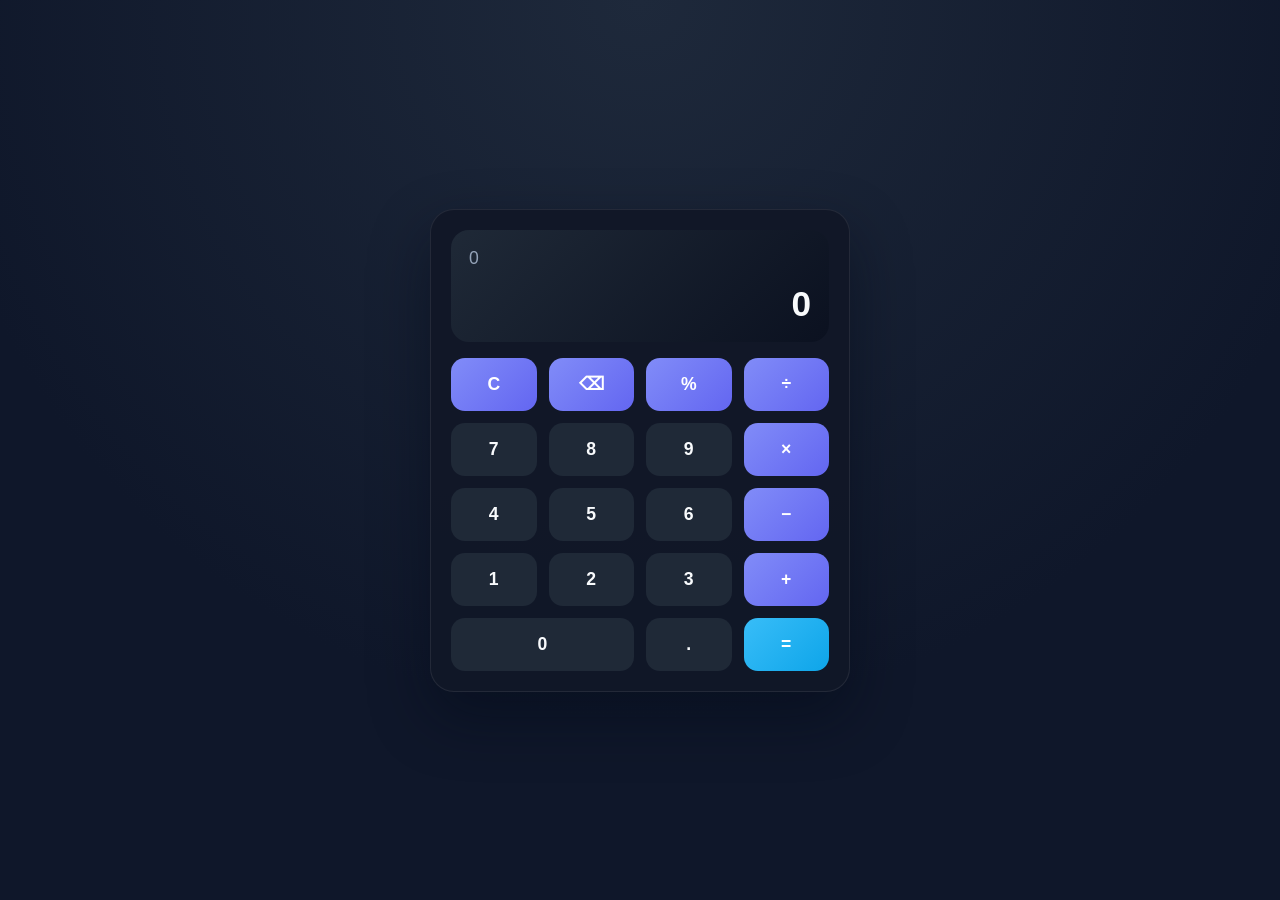
<file: calculator/index.html>
<!DOCTYPE html>
<html lang="en">
  <head>
    <meta charset="UTF-8" />
    <meta name="viewport" content="width=device-width, initial-scale=1.0" />
    <title>Calculator</title>
    <link rel="stylesheet" href="style.css" />
  </head>
  <body>
    <main class="calculator-shell">
      <section class="calculator" aria-label="Simple calculator">
        <div class="display" aria-live="polite">
          <div class="expression" id="expression">0</div>
          <div class="result" id="result">0</div>
        </div>

        <div class="buttons">
          <button class="btn btn-ac" data-action="clear">C</button>
          <button class="btn btn-operator" data-action="delete">⌫</button>
          <button class="btn btn-operator" data-action="percent">%</button>
          <button class="btn btn-operator" data-action="divide">÷</button>

          <button class="btn btn-number" data-value="7">7</button>
          <button class="btn btn-number" data-value="8">8</button>
          <button class="btn btn-number" data-value="9">9</button>
          <button class="btn btn-operator" data-action="multiply">×</button>

          <button class="btn btn-number" data-value="4">4</button>
          <button class="btn btn-number" data-value="5">5</button>
          <button class="btn btn-number" data-value="6">6</button>
          <button class="btn btn-operator" data-action="subtract">−</button>

          <button class="btn btn-number" data-value="1">1</button>
          <button class="btn btn-number" data-value="2">2</button>
          <button class="btn btn-number" data-value="3">3</button>
          <button class="btn btn-operator" data-action="add">+</button>

          <button class="btn btn-number span-two" data-value="0">0</button>
          <button class="btn btn-number" data-value=".">.</button>
          <button class="btn btn-equals" data-action="equals">=</button>
        </div>
      </section>
    </main>

    <script src="script.js"></script>
  </body>
</html>
</file>
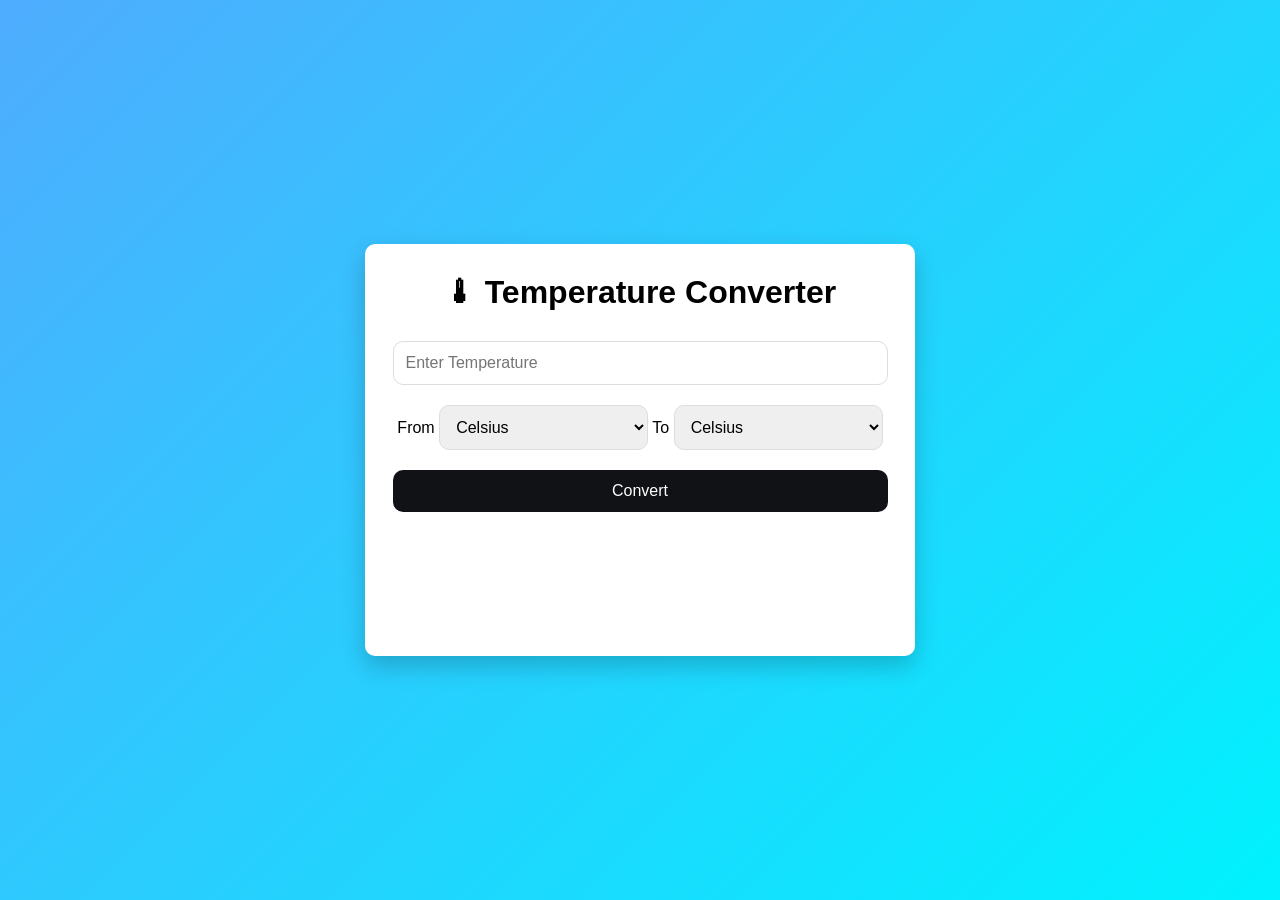
<file: temperature-converter/index.html>
<!DOCTYPE html>
<html lang="en">

<head>
    <meta charset="UTF-8">
    <meta name="viewport" content="width=device-width, initial-scale=1.0">
    <link rel="stylesheet" href="style.css">
    <title>Temperature Converter</title>
</head>

<body>
    <div class="container">
        <h1>🌡 Temperature Converter</h1>
        <input type="number" id="temperature" placeholder="Enter Temperature">
        <div class="select-row">
            <label>
                From
                <select id="fromUnit">
                    <option value="c">Celsius</option>
                    <option value="f">Fahrenheit</option>
                    <option value="k">Kelvin</option>
                    <option value="r">Rankine</option>
                </select>
            </label>
            <label>
                To
                <select id="toUnit">
                    <option value="c">Celsius</option>
                    <option value="f">Fahrenheit</option>
                    <option value="k">Kelvin</option>
                    <option value="r">Rankine</option>
                </select>
            </label>
        </div>

        <button type="button" id="convertBtn">
            Convert
        </button>

        <p id="error"></p>

<div class="result">

<p id="celsius"></p>

<p id="fahrenheit"></p>

<p id="kelvin"></p>

<p id="rankine"></p>
</div>
       
    </div>


    <script src="script.js"></script>

</body>

</html>
</file>
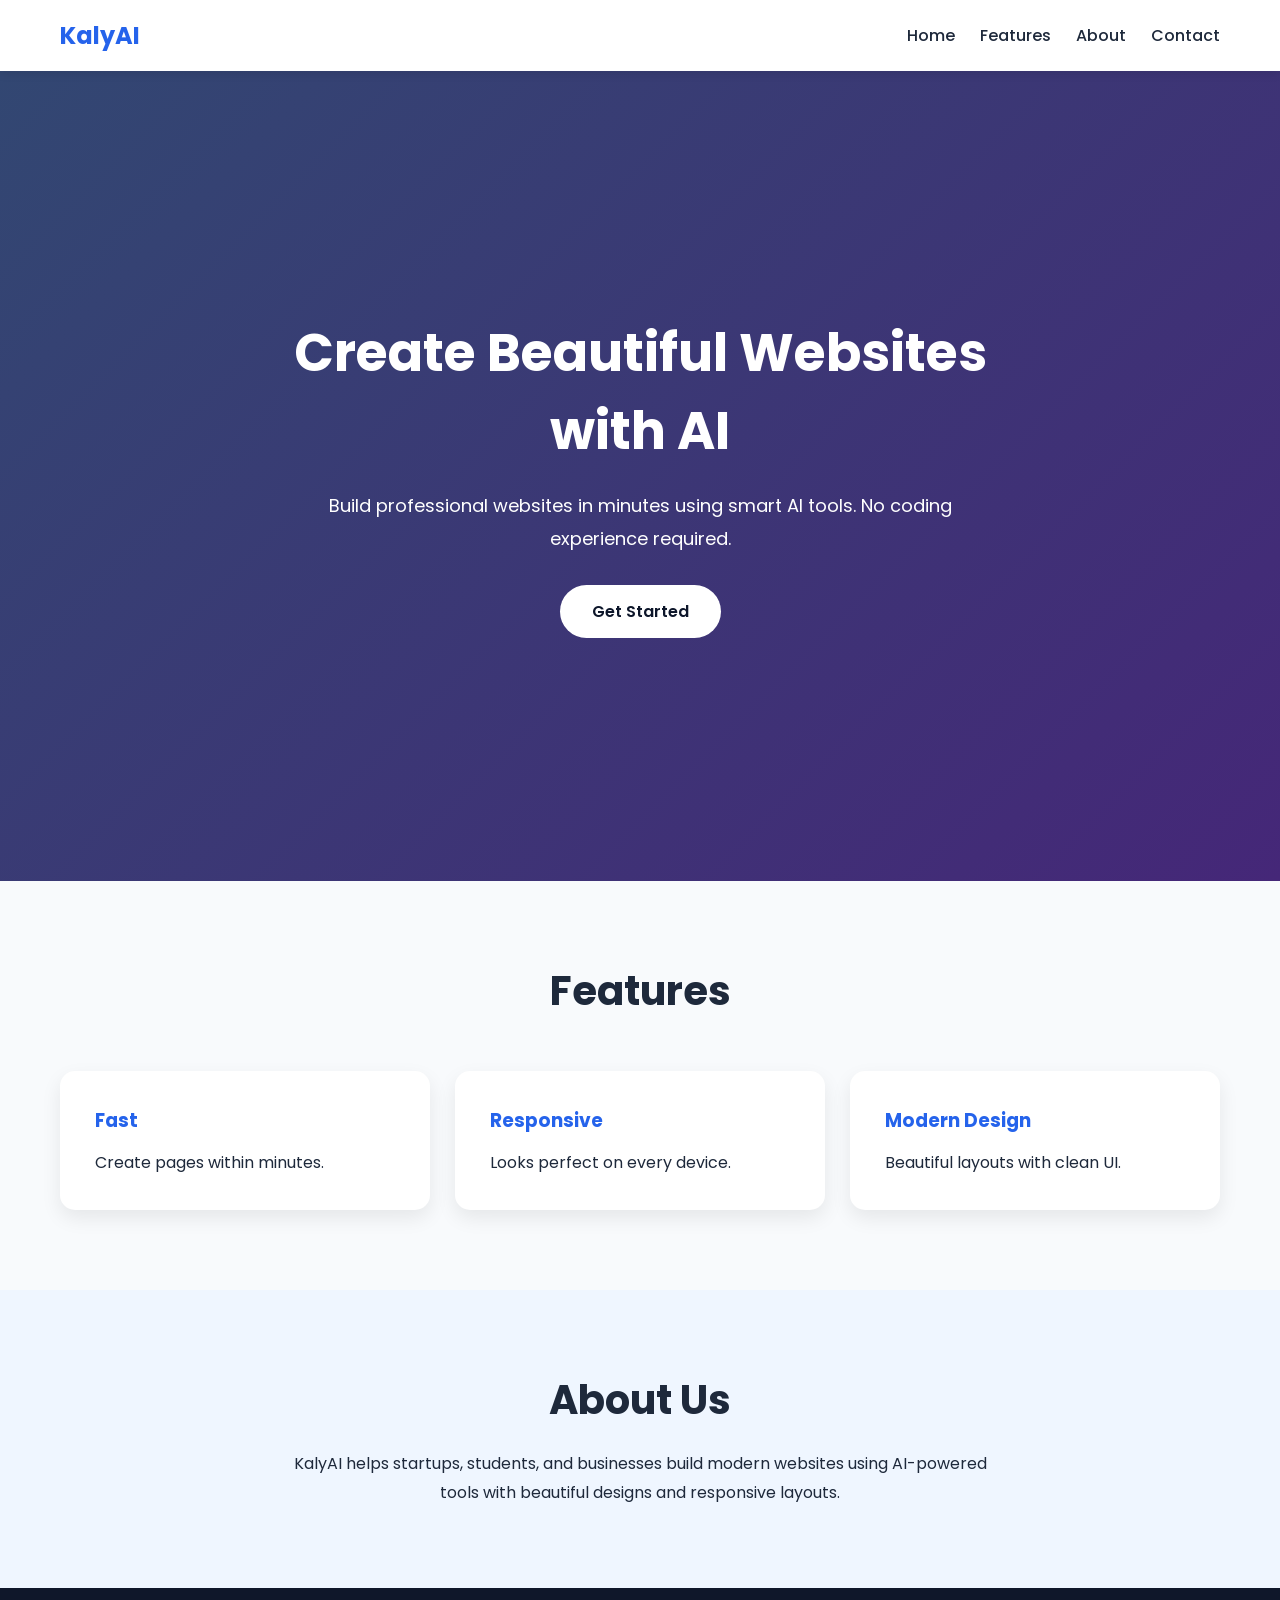
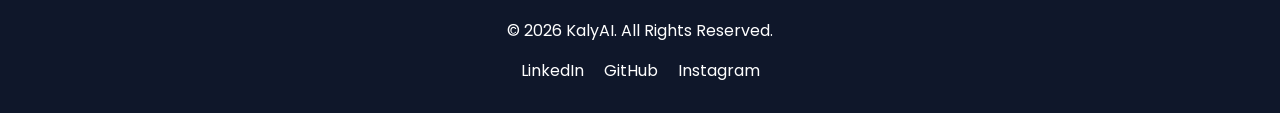
<file: WebDev-L1-LandingPage/lp.html>
<!DOCTYPE html>
<html lang="en">
<head>
<meta charset="UTF-8">
<meta name="viewport" content="width=device-width, initial-scale=1.0">
<title>KalyAI Landing Page</title>

<link rel="preconnect" href="https://fonts.googleapis.com">
<link rel="preconnect" href="https://fonts.gstatic.com" crossorigin>

<link href="https://fonts.googleapis.com/css2?family=Poppins:wght@300;400;500;600;700&display=swap" rel="stylesheet">

<link rel="stylesheet" href="lp.css">
</head>
<body>

<header>
<nav class="navbar">

<h2>KalyAI</h2>

<ul>

<li><a href="#">Home</a></li>
<li><a href="#">Features</a></li>
<li><a href="#">About</a></li>
<li><a href="#">Contact</a></li>

</ul>

</nav>
</header>

<section class="hero">

<div class="hero-content">

<h1>Create Beautiful Websites with AI</h1>

<p>
Build professional websites in minutes using smart AI tools.
No coding experience required.
</p>

<a href="#" class="btn">Get Started</a>

</div>

</section>

<section class="features">

<h2>Features</h2>

<div class="cards">

<div class="card">
<h3>Fast</h3>
<p>Create pages within minutes.</p>
</div>

<div class="card">
<h3>Responsive</h3>
<p>Looks perfect on every device.</p>
</div>

<div class="card">
<h3>Modern Design</h3>
<p>Beautiful layouts with clean UI.</p>
</div>

</div>

</section>

<section class="about">

<h2>About Us</h2>

<p>
KalyAI helps startups, students, and businesses build modern websites using AI-powered tools with beautiful designs and responsive layouts.
</p>

</section>

<footer>

<p>© 2026 KalyAI. All Rights Reserved.</p>

<div class="social">

<a href="#">LinkedIn</a>
<a href="#">GitHub</a>
<a href="#">Instagram</a>

</div>

</footer>

</body>
</html>
</file>
<file: calculator/style.css>
:root {
  color-scheme: dark;
  font-family: "Segoe UI", Tahoma, Geneva, Verdana, sans-serif;
  --bg: #0f172a;
  --panel: #111827;
  --panel-2: #1f2937;
  --accent: #38bdf8;
  --accent-2: #818cf8;
  --text: #f8fafc;
  --muted: #94a3b8;
}

* {
  box-sizing: border-box;
}

body {
  margin: 0;
  min-height: 100vh;
  display: grid;
  place-items: center;
  background: radial-gradient(circle at top, #1e293b 0%, var(--bg) 65%);
  color: var(--text);
}

.calculator-shell {
  width: min(92vw, 420px);
}

.calculator {
  background: rgba(17, 24, 39, 0.95);
  border: 1px solid rgba(255, 255, 255, 0.08);
  border-radius: 24px;
  padding: 20px;
  box-shadow: 0 25px 60px rgba(2, 8, 23, 0.45);
}

.display {
  background: linear-gradient(135deg, var(--panel-2), #0b1120);
  border-radius: 18px;
  padding: 18px;
  margin-bottom: 16px;
  min-height: 112px;
  display: flex;
  flex-direction: column;
  justify-content: space-between;
  overflow: hidden;
}

.expression {
  font-size: 1.1rem;
  color: var(--muted);
  word-break: break-all;
}

.result {
  font-size: 2.2rem;
  font-weight: 700;
  text-align: right;
  word-break: break-all;
}

.buttons {
  display: grid;
  grid-template-columns: repeat(4, 1fr);
  gap: 12px;
}

.btn {
  border: none;
  border-radius: 14px;
  padding: 16px 0;
  font-size: 1.1rem;
  font-weight: 600;
  cursor: pointer;
  transition: transform 0.15s ease, background 0.2s ease;
}

.btn:hover {
  transform: translateY(-1px);
}

.btn:active {
  transform: translateY(1px);
}

.btn-number {
  background: var(--panel-2);
  color: var(--text);
}

.btn-operator,
.btn-ac {
  background: linear-gradient(135deg, var(--accent-2), #6366f1);
  color: white;
}

.btn-equals {
  background: linear-gradient(135deg, var(--accent), #0ea5e9);
  color: white;
}

.span-two {
  grid-column: span 2;
}
</file>
<file: temperature-converter/style.css>
*{
margin:0;
padding:0;
box-sizing:border-box;
font-family:Poppins,sans-serif;
}

body{

display:flex;
justify-content:center;
align-items:center;

height:100vh;

background:linear-gradient(135deg,#4facfe,#00f2fe);

}
.container{

width: 550px;

background:white;

padding:30px 0;

border-radius:10px;

box-shadow:0 10px 25px rgba(0,0,0,.2);

text-align:center;

}
h1{

margin-bottom:20px;

}
input{

width:90%;

padding:12px;

margin:10px 0;

font-size:16px;

border-radius:10px;

border:1px solid #ddd;

}
select{

width:38%;

padding:12px;

margin:10px 0;

font-size:16px;

border-radius:10px;

border:1px solid #ddd;

}



button{

width:90%;

padding:12px;

background:#101216;

color:white;

border:none;

border-radius:10px;

cursor:pointer;

font-size:16px;

margin-top:10px;

}

button:hover{

background:#00a6d8;

}

.result{

margin:25px;


text-align:left;

}

.result p{

padding:8px 5px;


font-size:18px;

}

#error{

color:red;

margin-top:10px;

font-weight:bold;

}
</file>
<file: WebDev-L1-LandingPage/lp.css>
*{
margin:0;
padding:0;
box-sizing:border-box;
}

body{

font-family:'Poppins',sans-serif;
background:#F8FAFC;
color:#1E293B;
}

header{

position:sticky;
top:0;
background:white;
box-shadow:0 2px 10px rgba(0,0,0,.1);

}

.navbar{

max-width:1200px;
margin:auto;

display:flex;
justify-content:space-between;
align-items:center;

padding:18px 20px;

}

.navbar h2{

color:#2563EB;

}

.navbar ul{

display:flex;
list-style:none;
gap:25px;

}

.navbar a{

text-decoration:none;
color:#1E293B;
font-weight:500;

}

.hero{

height:90vh;

display:flex;
justify-content:center;
align-items:center;

text-align:center;

padding:20px;

background:linear-gradient(135deg,#324772,#452778);

color:white;

}

.hero-content{

max-width:700px;

}

.hero h1{

font-size:52px;
margin-bottom:20px;

}

.hero p{

font-size:18px;
line-height:1.8;
margin-bottom:30px;

}

.btn{

display:inline-block;

padding:14px 32px;

background:white;
color:#0d162a;

text-decoration:none;

border-radius:30px;

font-weight:600;

transition:.3s;

}

.btn:hover{

background:#E2E8F0;

}

.features{

padding:80px 20px;
max-width:1200px;
margin:auto;

}

.features h2{

text-align:center;
font-size:40px;
margin-bottom:50px;

}

.cards{

display:grid;
grid-template-columns:repeat(auto-fit,minmax(250px,1fr));

gap:25px;

}

.card{

background:white;

padding:35px;

border-radius:15px;

box-shadow:0 8px 20px rgba(0,0,0,.08);

transition:.3s;

}

.card:hover{

transform:translateY(-10px);

}

.card h3{

margin-bottom:15px;

color:#2563EB;

}

.about{

padding:80px 20px;

background:#EFF6FF;

text-align:center;

}

.about h2{

font-size:40px;
margin-bottom:20px;

}

.about p{

max-width:700px;
margin:auto;

line-height:1.8;

}

footer{

background:#0F172A;

color:white;

padding:30px;

text-align:center;

}

.social{

margin-top:15px;

display:flex;
justify-content:center;
gap:20px;

}

.social a{

color:white;
text-decoration:none;

}

@media(max-width:768px){

.navbar{

flex-direction:column;
gap:15px;

}

.navbar ul{

flex-wrap:wrap;
justify-content:center;

}

.hero{

height:auto;
padding:100px 20px;

}

.hero h1{

font-size:38px;

}

.hero p{

font-size:16px;

}

.features h2,
.about h2{

font-size:32px;

}

}
</file>
